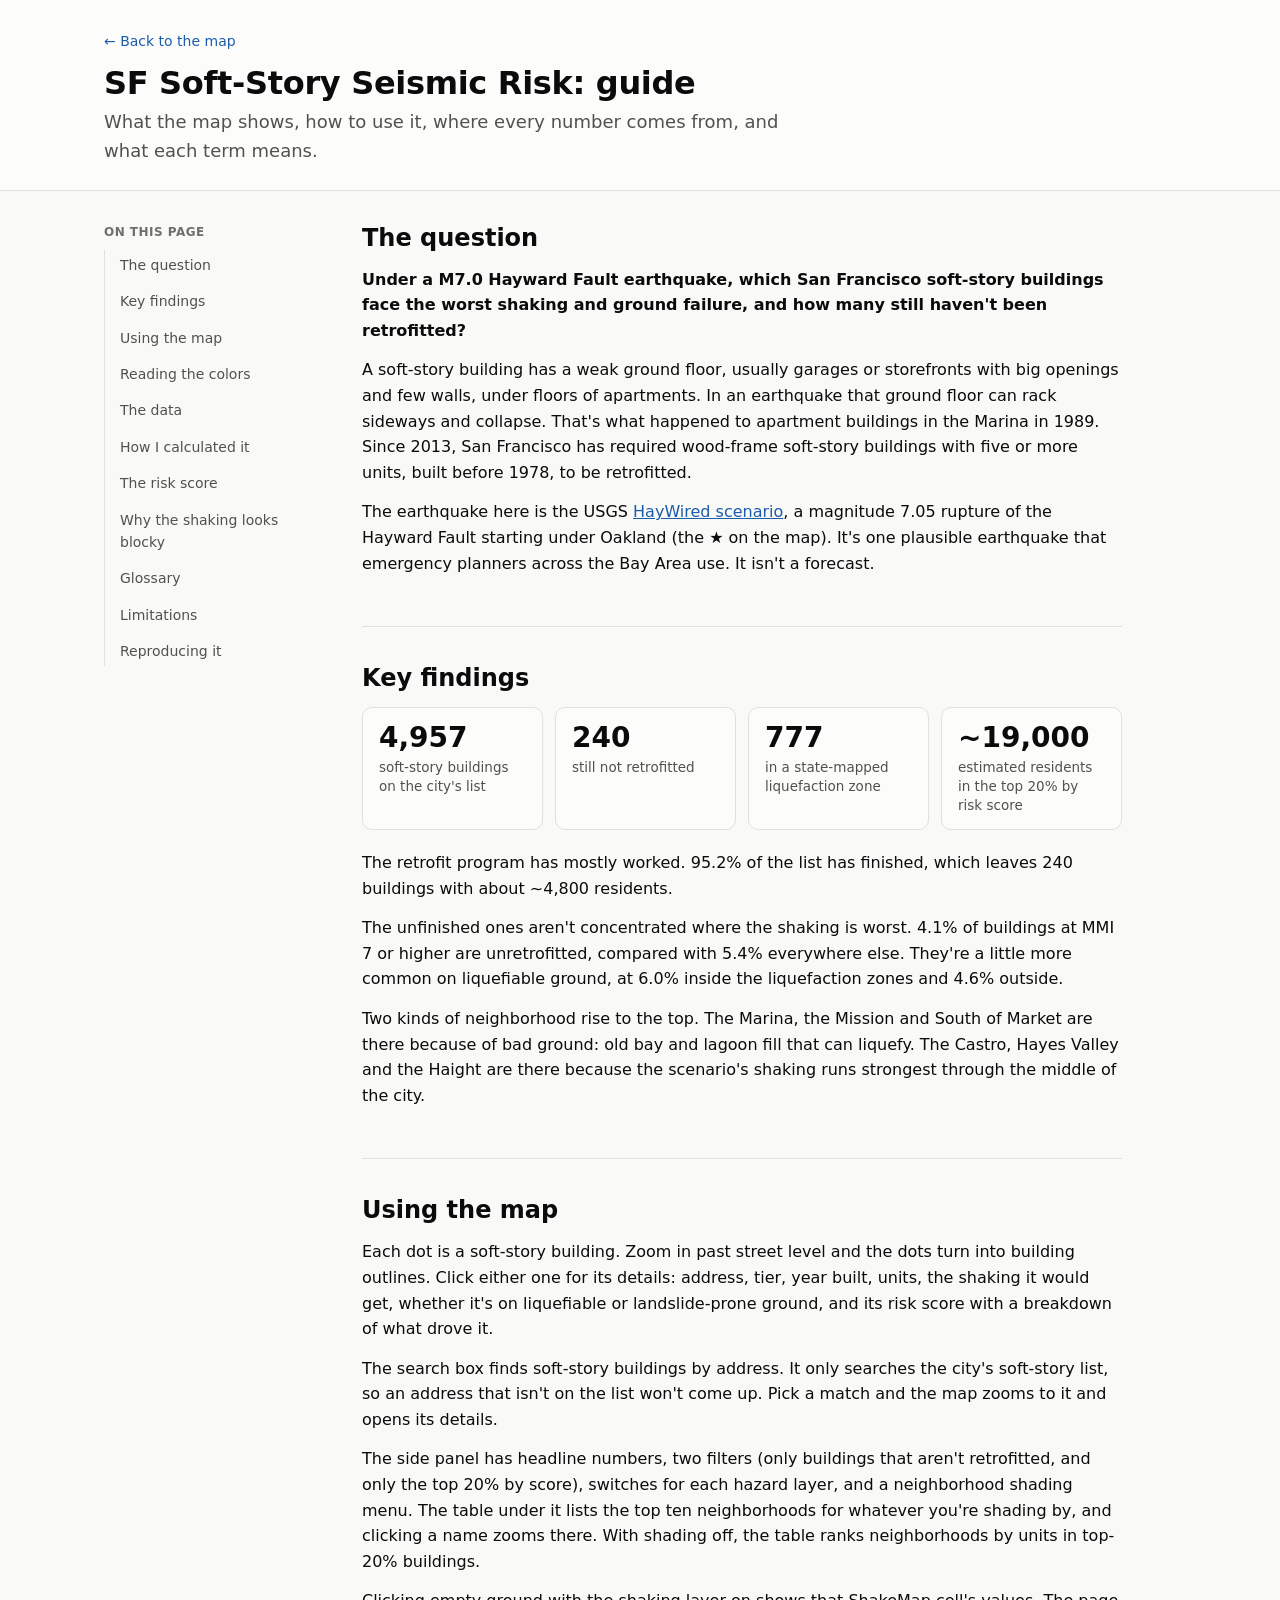
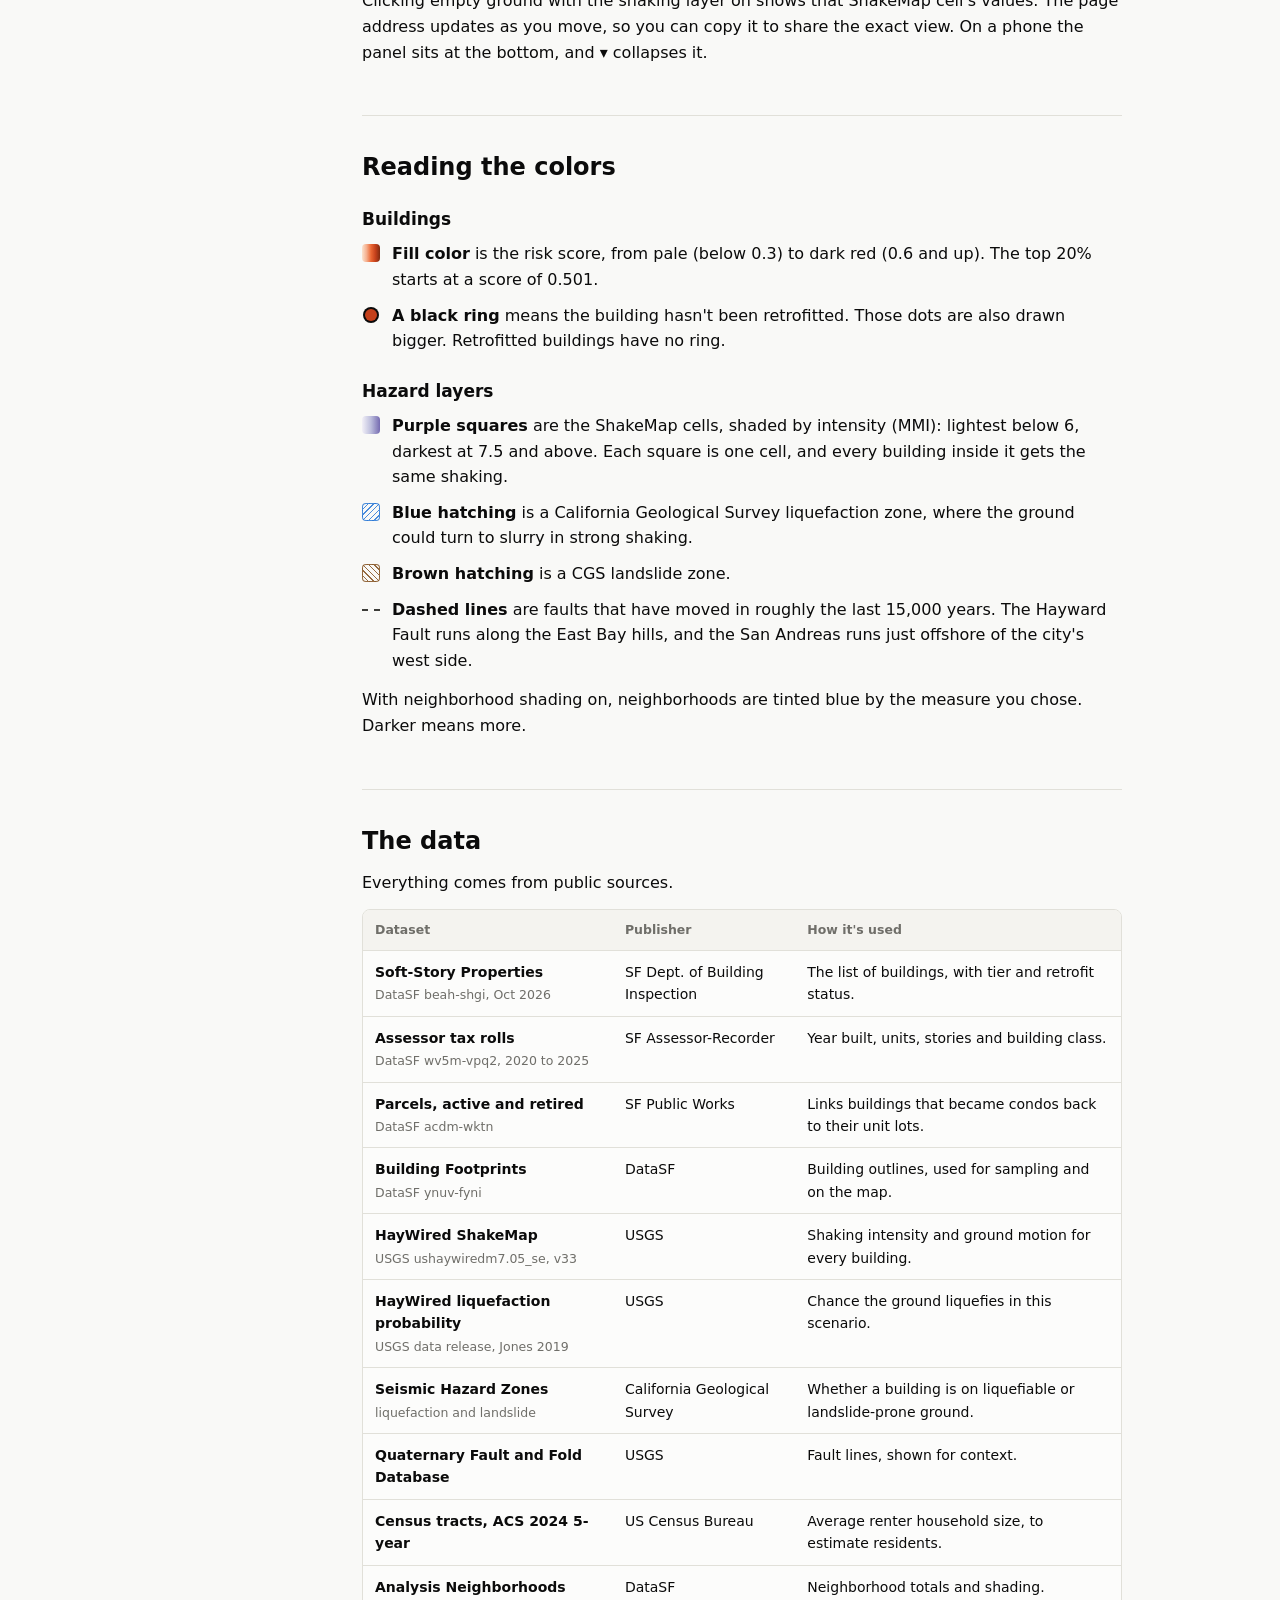
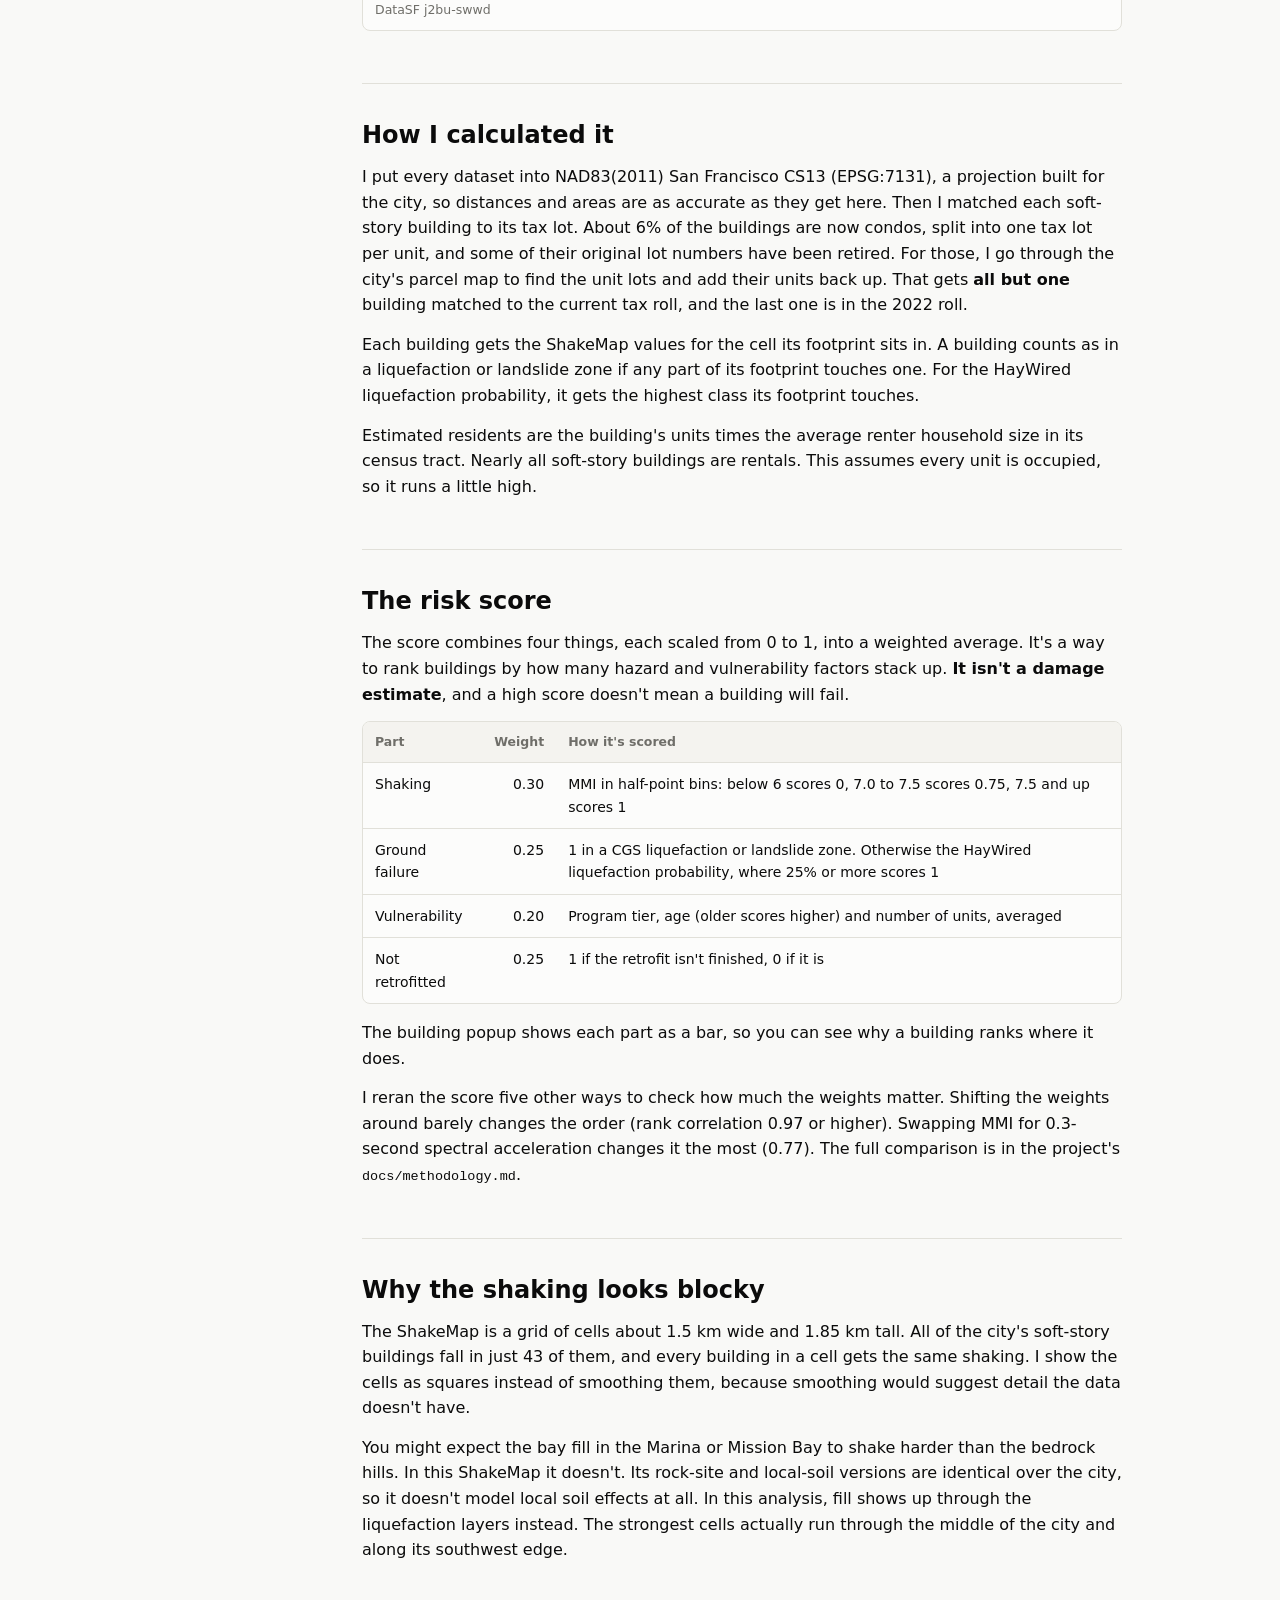
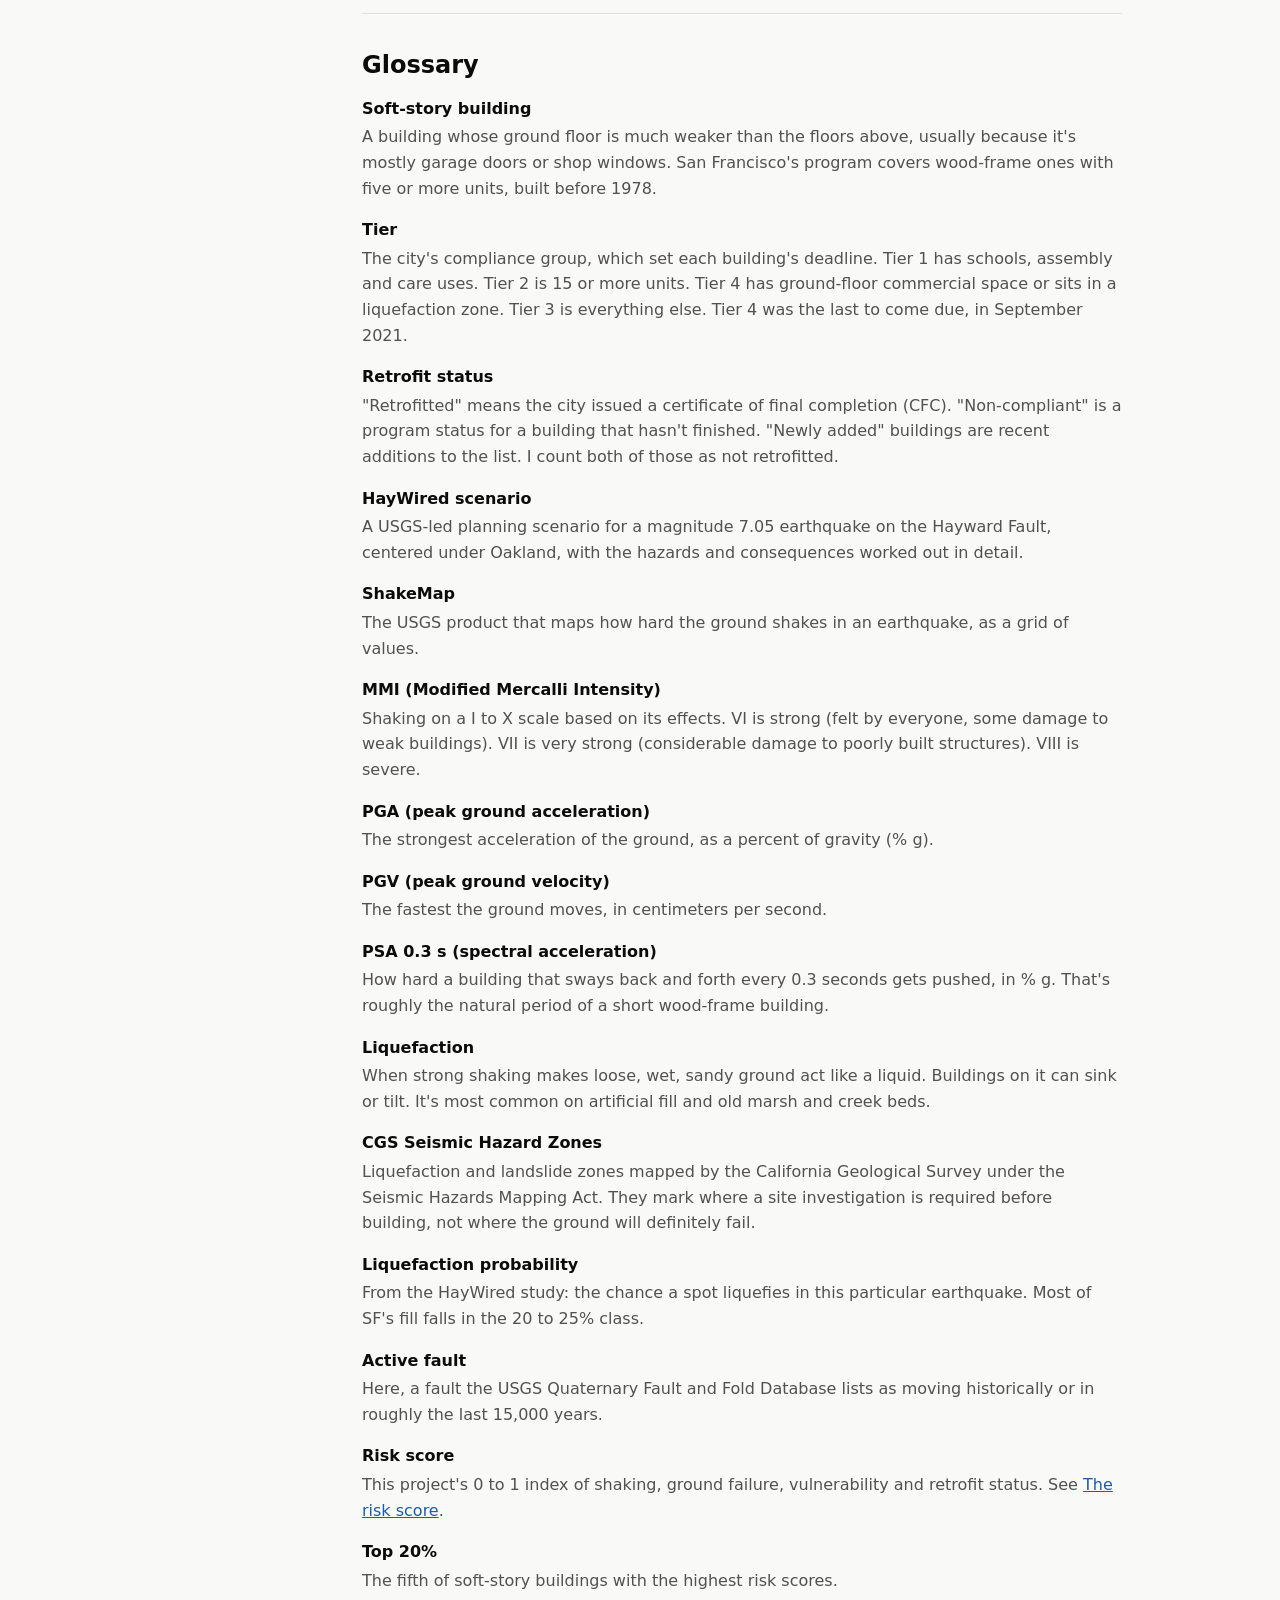
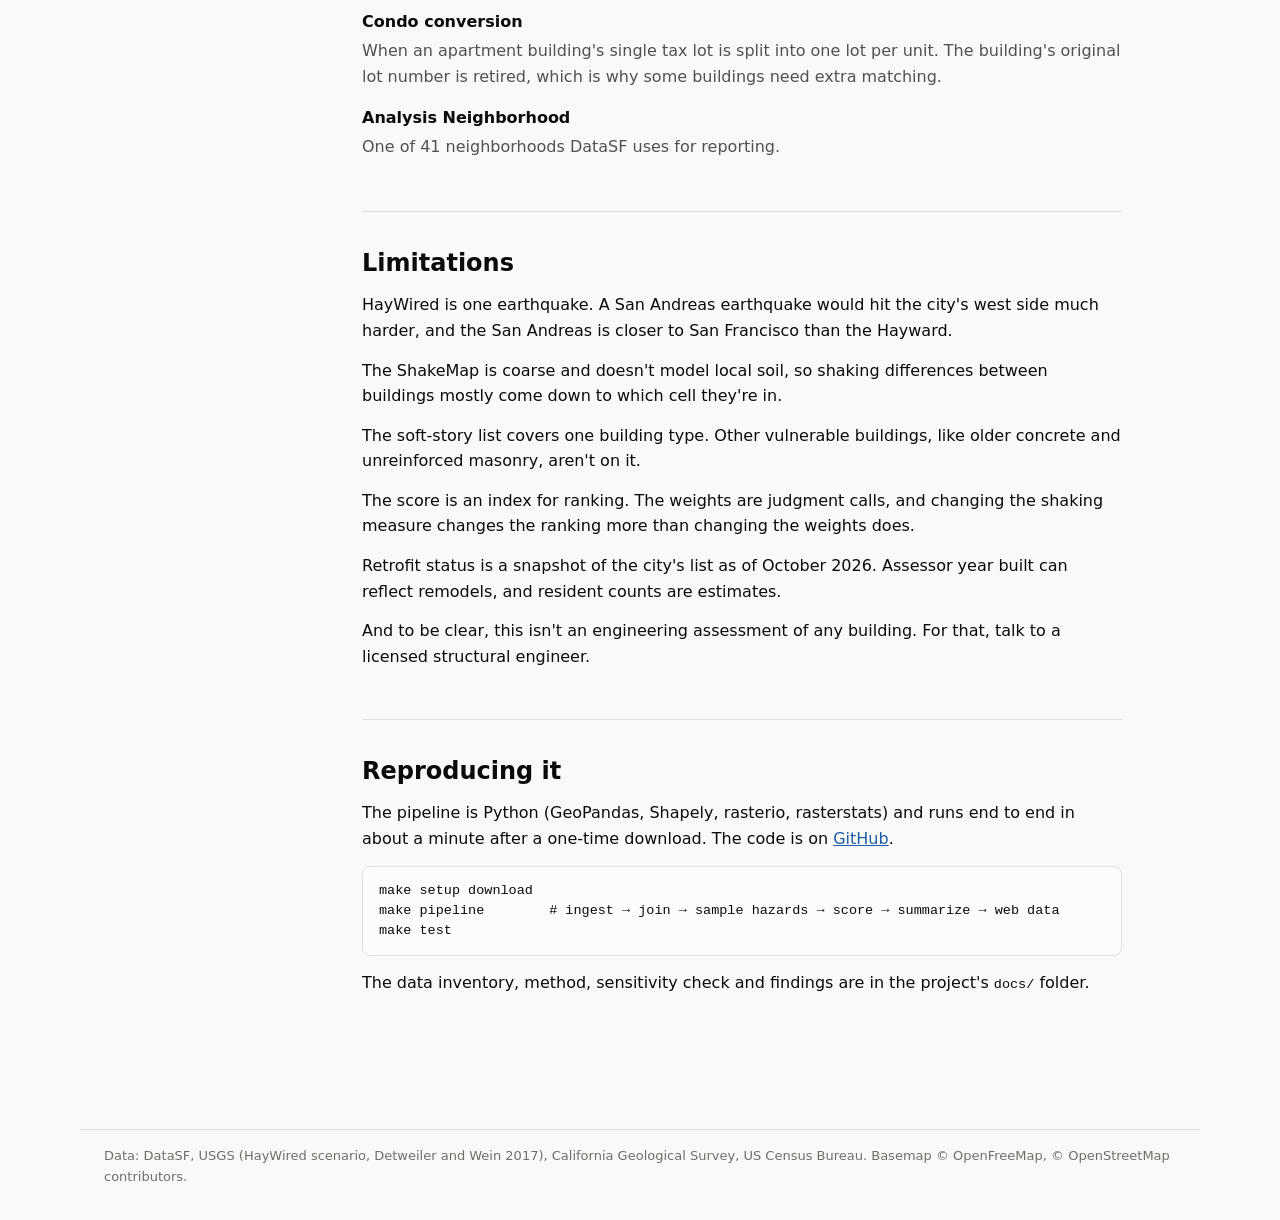
<file: web/guide.html>
<!doctype html>
<html lang="en">
<head>
  <meta charset="utf-8">
  <meta name="viewport" content="width=device-width, initial-scale=1">
  <title>Soft-Story Risk Guide</title>
  <meta name="description" content="How to read the SF soft-story seismic risk map: the data, the method, and what every term means.">
  <link rel="icon" href="data:image/svg+xml,%3Csvg xmlns='http://www.w3.org/2000/svg' viewBox='0 0 16 16'%3E%3Cpath d='M1 9h3l2-6 3 10 2-6 1 2h3' fill='none' stroke='%23c4401b' stroke-width='1.8' stroke-linejoin='round'/%3E%3C/svg%3E">
  <link rel="stylesheet" href="guide.css">
</head>
<body>
  <header class="top">
    <div class="wrap">
      <a class="back" href="index.html">← Back to the map</a>
      <h1>SF Soft-Story Seismic Risk: guide</h1>
      <p class="lede">What the map shows, how to use it, where every number comes from, and what each term means.</p>
    </div>
  </header>

  <div class="wrap layout">
    <nav class="toc" aria-label="On this page">
      <p class="toc-title">On this page</p>
      <ol>
        <li><a href="#question">The question</a></li>
        <li><a href="#findings">Key findings</a></li>
        <li><a href="#using">Using the map</a></li>
        <li><a href="#colors">Reading the colors</a></li>
        <li><a href="#data">The data</a></li>
        <li><a href="#method">How I calculated it</a></li>
        <li><a href="#score">The risk score</a></li>
        <li><a href="#shaking">Why the shaking looks blocky</a></li>
        <li><a href="#glossary">Glossary</a></li>
        <li><a href="#limits">Limitations</a></li>
        <li><a href="#reproduce">Reproducing it</a></li>
      </ol>
    </nav>

    <main>
      <section id="question">
        <h2>The question</h2>
        <p><strong>Under a M7.0 Hayward Fault earthquake, which San Francisco soft-story buildings face the worst shaking
          and ground failure, and how many still haven't been retrofitted?</strong></p>
        <p>A soft-story building has a weak ground floor, usually garages or storefronts with big openings and few
          walls, under floors of apartments. In an earthquake that ground floor can rack sideways and collapse. That's
          what happened to apartment buildings in the Marina in 1989. Since 2013, San Francisco has required wood-frame
          soft-story buildings with five or more units, built before 1978, to be retrofitted.</p>
        <p>The earthquake here is the USGS <a href="https://doi.org/10.3133/sir20175013v1" target="_blank" rel="noopener">HayWired
          scenario</a>, a magnitude 7.05 rupture of the Hayward Fault starting under Oakland (the ★ on the map). It's one
          plausible earthquake that emergency planners across the Bay Area use. It isn't a forecast.</p>
      </section>

      <section id="findings">
        <h2>Key findings</h2>
        <div class="tiles">
          <div class="tile"><span class="v" data-stat="buildings">–</span><span class="l">soft-story buildings on the city's list</span></div>
          <div class="tile"><span class="v" data-stat="unretrofitted">–</span><span class="l">still not retrofitted</span></div>
          <div class="tile"><span class="v" data-stat="in_liquefaction">–</span><span class="l">in a state-mapped liquefaction zone</span></div>
          <div class="tile"><span class="v" data-stat="high_residents" data-fmt="round100">–</span><span class="l">estimated residents in the top 20% by risk score</span></div>
        </div>
        <p>The retrofit program has mostly worked. <span data-stat="pct_retrofitted" data-fmt="pct1">–</span> of the list has
          finished, which leaves <span data-stat="unretrofitted">–</span> buildings with about
          <span data-stat="unretro_residents" data-fmt="round100">–</span> residents.</p>
        <p>The unfinished ones aren't concentrated where the shaking is worst. <span data-stat="pct_unretro_mmi7" data-fmt="pct1">–</span>
          of buildings at MMI 7 or higher are unretrofitted, compared with <span data-stat="pct_unretro_below7" data-fmt="pct1">–</span>
          everywhere else. They're a little more common on liquefiable ground, at <span data-stat="pct_unretro_liq" data-fmt="pct1">–</span>
          inside the liquefaction zones and <span data-stat="pct_unretro_not_liq" data-fmt="pct1">–</span> outside.</p>
        <p>Two kinds of neighborhood rise to the top. The Marina, the Mission and South of Market are there because of bad
          ground: old bay and lagoon fill that can liquefy. The Castro, Hayes Valley and the Haight are there because the
          scenario's shaking runs strongest through the middle of the city.</p>
      </section>

      <section id="using">
        <h2>Using the map</h2>
        <p>Each dot is a soft-story building. Zoom in past street level and the dots turn into building outlines. Click
          either one for its details: address, tier, year built, units, the shaking it would get, whether it's on
          liquefiable or landslide-prone ground, and its risk score with a breakdown of what drove it.</p>
        <p>The search box finds soft-story buildings by address. It only searches the city's soft-story list, so an
          address that isn't on the list won't come up. Pick a match and the map zooms to it and opens its details.</p>
        <p>The side panel has headline numbers, two filters (only buildings that aren't retrofitted, and only the top 20%
          by score), switches for each hazard layer, and a neighborhood shading menu. The table under it lists the top
          ten neighborhoods for whatever you're shading by, and clicking a name zooms there. With shading off, the table
          ranks neighborhoods by units in top-20% buildings.</p>
        <p>Clicking empty ground with the shaking layer on shows that ShakeMap cell's values. The page address updates as
          you move, so you can copy it to share the exact view. On a phone the panel sits at the bottom, and ▾ collapses
          it.</p>
      </section>

      <section id="colors">
        <h2>Reading the colors</h2>
        <h3>Buildings</h3>
        <ul class="keys">
          <li><span class="sw" style="--c:linear-gradient(90deg,#fbe3cf,#f5b08f,#eb6834,#c4401b,#7f2a10)"></span><div><strong>Fill color</strong> is
            the risk score, from pale (below 0.3) to dark red (0.6 and up). The top 20% starts at a score of
            <span data-stat="high_cut" data-fmt="dec3">–</span>.</div></li>
          <li><span class="sw ring"></span><div><strong>A black ring</strong> means the building hasn't been retrofitted.
            Those dots are also drawn bigger. Retrofitted buildings have no ring.</div></li>
        </ul>
        <h3>Hazard layers</h3>
        <ul class="keys">
          <li><span class="sw" style="--c:linear-gradient(90deg,#f2f0f7,#bcbddc,#756bb1)"></span><div><strong>Purple squares</strong>
            are the ShakeMap cells, shaded by intensity (MMI): lightest below 6, darkest at 7.5 and above.
            Each square is one cell, and every building inside it gets the same shaking.</div></li>
          <li><span class="sw hatch liq"></span><div><strong>Blue hatching</strong> is a California Geological Survey
            liquefaction zone, where the ground could turn to slurry in strong shaking.</div></li>
          <li><span class="sw hatch ls"></span><div><strong>Brown hatching</strong> is a CGS landslide zone.</div></li>
          <li><span class="sw line"></span><div><strong>Dashed lines</strong> are faults that have moved in roughly the last
            15,000 years. The Hayward Fault runs along the East Bay hills, and the San Andreas runs just offshore of
            the city's west side.</div></li>
        </ul>
        <p>With neighborhood shading on, neighborhoods are tinted blue by the measure you chose. Darker means more.</p>
      </section>

      <section id="data">
        <h2>The data</h2>
        <p>Everything comes from public sources.</p>
        <div class="table-wrap">
        <table>
          <thead><tr><th scope="col">Dataset</th><th scope="col">Publisher</th><th scope="col">How it's used</th></tr></thead>
          <tbody>
            <tr><td><strong>Soft-Story Properties</strong><br><span class="id">DataSF beah-shgi, Oct 2026</span></td><td>SF Dept. of Building Inspection</td>
              <td>The list of buildings, with tier and retrofit status.</td></tr>
            <tr><td><strong>Assessor tax rolls</strong><br><span class="id">DataSF wv5m-vpq2, 2020 to 2025</span></td><td>SF Assessor-Recorder</td>
              <td>Year built, units, stories and building class.</td></tr>
            <tr><td><strong>Parcels, active and retired</strong><br><span class="id">DataSF acdm-wktn</span></td><td>SF Public Works</td>
              <td>Links buildings that became condos back to their unit lots.</td></tr>
            <tr><td><strong>Building Footprints</strong><br><span class="id">DataSF ynuv-fyni</span></td><td>DataSF</td>
              <td>Building outlines, used for sampling and on the map.</td></tr>
            <tr><td><strong>HayWired ShakeMap</strong><br><span class="id">USGS ushaywiredm7.05_se, v33</span></td><td>USGS</td>
              <td>Shaking intensity and ground motion for every building.</td></tr>
            <tr><td><strong>HayWired liquefaction probability</strong><br><span class="id">USGS data release, Jones 2019</span></td><td>USGS</td>
              <td>Chance the ground liquefies in this scenario.</td></tr>
            <tr><td><strong>Seismic Hazard Zones</strong><br><span class="id">liquefaction and landslide</span></td><td>California Geological Survey</td>
              <td>Whether a building is on liquefiable or landslide-prone ground.</td></tr>
            <tr><td><strong>Quaternary Fault and Fold Database</strong></td><td>USGS</td>
              <td>Fault lines, shown for context.</td></tr>
            <tr><td><strong>Census tracts, ACS 2024 5-year</strong></td><td>US Census Bureau</td>
              <td>Average renter household size, to estimate residents.</td></tr>
            <tr><td><strong>Analysis Neighborhoods</strong><br><span class="id">DataSF j2bu-swwd</span></td><td>DataSF</td>
              <td>Neighborhood totals and shading.</td></tr>
          </tbody>
        </table>
        </div>
      </section>

      <section id="method">
        <h2>How I calculated it</h2>
        <p>I put every dataset into NAD83(2011) San Francisco CS13 (EPSG:7131), a projection built for the city, so
          distances and areas are as accurate as they get here. Then I matched each soft-story building to its tax lot.
          About 6% of the buildings are now condos, split into one tax lot per unit, and some of their original lot
          numbers have been retired. For those, I go through the city's parcel map to find the unit lots and add their
          units back up. That gets <strong>all but one</strong> building matched to the current tax roll, and the last one
          is in the 2022 roll.</p>
        <p>Each building gets the ShakeMap values for the cell its footprint sits in. A building counts as in a
          liquefaction or landslide zone if any part of its footprint touches one. For the HayWired liquefaction
          probability, it gets the highest class its footprint touches.</p>
        <p>Estimated residents are the building's units times the average renter household size in its census tract.
          Nearly all soft-story buildings are rentals. This assumes every unit is occupied, so it runs a little high.</p>
      </section>

      <section id="score">
        <h2>The risk score</h2>
        <p>The score combines four things, each scaled from 0 to 1, into a weighted average. It's a way to rank buildings
          by how many hazard and vulnerability factors stack up. <strong>It isn't a damage estimate</strong>, and a high
          score doesn't mean a building will fail.</p>
        <div class="table-wrap">
        <table>
          <thead><tr><th scope="col">Part</th><th scope="col" class="num">Weight</th><th scope="col">How it's scored</th></tr></thead>
          <tbody>
            <tr><td>Shaking</td><td class="num">0.30</td><td>MMI in half-point bins: below 6 scores 0, 7.0 to 7.5 scores 0.75, 7.5 and up scores 1</td></tr>
            <tr><td>Ground failure</td><td class="num">0.25</td><td>1 in a CGS liquefaction or landslide zone. Otherwise the HayWired liquefaction probability, where 25% or more scores 1</td></tr>
            <tr><td>Vulnerability</td><td class="num">0.20</td><td>Program tier, age (older scores higher) and number of units, averaged</td></tr>
            <tr><td>Not retrofitted</td><td class="num">0.25</td><td>1 if the retrofit isn't finished, 0 if it is</td></tr>
          </tbody>
        </table>
        </div>
        <p>The building popup shows each part as a bar, so you can see why a building ranks where it does.</p>
        <p>I reran the score five other ways to check how much the weights matter. Shifting the weights around barely
          changes the order (rank correlation 0.97 or higher). Swapping MMI for 0.3-second spectral acceleration changes it
          the most (0.77). The full comparison is in the project's <code>docs/methodology.md</code>.</p>
      </section>

      <section id="shaking">
        <h2>Why the shaking looks blocky</h2>
        <p>The ShakeMap is a grid of cells about 1.5 km wide and 1.85 km tall. All of the city's soft-story buildings fall
          in just <span data-stat="cells">–</span> of them, and every building in a cell gets the same shaking. I show the
          cells as squares instead of smoothing them, because smoothing would suggest detail the data doesn't have.</p>
        <p>You might expect the bay fill in the Marina or Mission Bay to shake harder than the bedrock hills. In this
          ShakeMap it doesn't. Its rock-site and local-soil versions are identical over the city, so it doesn't model local
          soil effects at all. In this analysis, fill shows up through the liquefaction layers instead. The strongest
          cells actually run through the middle of the city and along its southwest edge.</p>
      </section>

      <section id="glossary">
        <h2>Glossary</h2>
        <dl class="glossary">
          <dt id="g-softstory">Soft-story building</dt>
          <dd>A building whose ground floor is much weaker than the floors above, usually because it's mostly garage doors
            or shop windows. San Francisco's program covers wood-frame ones with five or more units, built before 1978.</dd>

          <dt id="g-tier">Tier</dt>
          <dd>The city's compliance group, which set each building's deadline. Tier 1 has schools, assembly and care uses.
            Tier 2 is 15 or more units. Tier 4 has ground-floor commercial space or sits in a liquefaction zone. Tier 3 is
            everything else. Tier 4 was the last to come due, in September 2021.</dd>

          <dt id="g-status">Retrofit status</dt>
          <dd>"Retrofitted" means the city issued a certificate of final completion (CFC). "Non-compliant" is a program
            status for a building that hasn't finished. "Newly added" buildings are recent additions to the list. I count
            both of those as not retrofitted.</dd>

          <dt id="g-haywired">HayWired scenario</dt>
          <dd>A USGS-led planning scenario for a magnitude 7.05 earthquake on the Hayward Fault, centered under Oakland,
            with the hazards and consequences worked out in detail.</dd>

          <dt id="g-shakemap">ShakeMap</dt>
          <dd>The USGS product that maps how hard the ground shakes in an earthquake, as a grid of values.</dd>

          <dt id="g-mmi">MMI (Modified Mercalli Intensity)</dt>
          <dd>Shaking on a I to X scale based on its effects. VI is strong (felt by everyone, some damage to weak
            buildings). VII is very strong (considerable damage to poorly built structures). VIII is severe.</dd>

          <dt id="g-pga">PGA (peak ground acceleration)</dt>
          <dd>The strongest acceleration of the ground, as a percent of gravity (% g).</dd>

          <dt id="g-pgv">PGV (peak ground velocity)</dt>
          <dd>The fastest the ground moves, in centimeters per second.</dd>

          <dt id="g-psa">PSA 0.3 s (spectral acceleration)</dt>
          <dd>How hard a building that sways back and forth every 0.3 seconds gets pushed, in % g. That's roughly the
            natural period of a short wood-frame building.</dd>

          <dt id="g-liq">Liquefaction</dt>
          <dd>When strong shaking makes loose, wet, sandy ground act like a liquid. Buildings on it can sink or tilt. It's
            most common on artificial fill and old marsh and creek beds.</dd>

          <dt id="g-cgs">CGS Seismic Hazard Zones</dt>
          <dd>Liquefaction and landslide zones mapped by the California Geological Survey under the Seismic Hazards
            Mapping Act. They mark where a site investigation is required before building, not where the ground will
            definitely fail.</dd>

          <dt id="g-liqprob">Liquefaction probability</dt>
          <dd>From the HayWired study: the chance a spot liquefies in this particular earthquake. Most of SF's fill falls in
            the 20 to 25% class.</dd>

          <dt id="g-fault">Active fault</dt>
          <dd>Here, a fault the USGS Quaternary Fault and Fold Database lists as moving historically or in roughly the last
            15,000 years.</dd>

          <dt id="g-score">Risk score</dt>
          <dd>This project's 0 to 1 index of shaking, ground failure, vulnerability and retrofit status. See
            <a href="#score">The risk score</a>.</dd>

          <dt id="g-top20">Top 20%</dt>
          <dd>The fifth of soft-story buildings with the highest risk scores.</dd>

          <dt id="g-condo">Condo conversion</dt>
          <dd>When an apartment building's single tax lot is split into one lot per unit. The building's original lot
            number is retired, which is why some buildings need extra matching.</dd>

          <dt id="g-nhood">Analysis Neighborhood</dt>
          <dd>One of 41 neighborhoods DataSF uses for reporting.</dd>
        </dl>
      </section>

      <section id="limits">
        <h2>Limitations</h2>
        <p>HayWired is one earthquake. A San Andreas earthquake would hit the city's west side much harder, and the San
          Andreas is closer to San Francisco than the Hayward.</p>
        <p>The ShakeMap is coarse and doesn't model local soil, so shaking differences between buildings mostly come down
          to which cell they're in.</p>
        <p>The soft-story list covers one building type. Other vulnerable buildings, like older concrete and unreinforced
          masonry, aren't on it.</p>
        <p>The score is an index for ranking. The weights are judgment calls, and changing the shaking measure changes the
          ranking more than changing the weights does.</p>
        <p>Retrofit status is a snapshot of the city's list as of October 2026. Assessor year built can reflect remodels,
          and resident counts are estimates.</p>
        <p>And to be clear, this isn't an engineering assessment of any building. For that, talk to a licensed structural
          engineer.</p>
      </section>

      <section id="reproduce">
        <h2>Reproducing it</h2>
        <p>The pipeline is Python (GeoPandas, Shapely, rasterio, rasterstats) and runs end to end in about a minute after a
          one-time download. The code is on <a href="https://github.com/ZRiley36/sf-seismic-risk" target="_blank" rel="noopener">GitHub</a>.</p>
<pre><code>make setup download
make pipeline        # ingest → join → sample hazards → score → summarize → web data
make test</code></pre>
        <p>The data inventory, method, sensitivity check and findings are in the project's <code>docs/</code> folder.</p>
      </section>
    </main>
  </div>

  <footer class="wrap foot">Data: DataSF, USGS (HayWired scenario, Detweiler and Wein 2017), California Geological Survey, US Census Bureau.
    Basemap © OpenFreeMap, © OpenStreetMap contributors.</footer>

  <script>
    // Fill numbers from the same stats.json the map uses, so the guide never drifts from the data.
    const FMT = {
      int: (v) => Math.round(v).toLocaleString(),
      pct1: (v) => `${v.toFixed(1)}%`,
      dec3: (v) => v.toFixed(3),
      round100: (v) => `~${(Math.round(v / 100) * 100).toLocaleString()}`,
    };
    fetch("data/stats.json").then((r) => r.json()).then((s) => {
      document.querySelectorAll("[data-stat]").forEach((el) => {
        const v = s[el.dataset.stat];
        if (typeof v === "number") el.textContent = FMT[el.dataset.fmt || "int"](v);
      });
    }).catch(() => {});
  </script>
</body>
</html>
</file>
<file: web/guide.css>
:root {
  color-scheme: light;
  --surface: #fcfcfb;
  --surface-2: #f4f3ef;
  --page: #f9f9f7;
  --text-primary: #0b0b0b;
  --text-secondary: #52514e;
  --text-muted: #6f6e69;
  --hairline: #e1e0d9;
  --accent: #2a78d6;
  --accent-text: #1c5cab;
}
@media (prefers-color-scheme: dark) {
  :root:not([data-theme="light"]) {
    color-scheme: dark;
    --surface: #1a1a19;
    --surface-2: #242422;
    --page: #0d0d0d;
    --text-primary: #f0efec;
    --text-secondary: #c3c2b7;
    --text-muted: #9a998f;
    --hairline: #2c2c2a;
    --accent: #3987e5;
    --accent-text: #86b6ef;
  }
}
:root[data-theme="dark"] {
  color-scheme: dark;
  --surface: #1a1a19;
  --surface-2: #242422;
  --page: #0d0d0d;
  --text-primary: #f0efec;
  --text-secondary: #c3c2b7;
  --text-muted: #9a998f;
  --hairline: #2c2c2a;
  --accent: #3987e5;
  --accent-text: #86b6ef;
}

* { box-sizing: border-box; }
html { scroll-behavior: smooth; scroll-padding-top: 16px; }
body {
  margin: 0;
  background: var(--page);
  color: var(--text-primary);
  font: 16px/1.6 system-ui, -apple-system, "Segoe UI", sans-serif;
}
a { color: var(--accent-text); }
.wrap { max-width: 1120px; margin: 0 auto; padding: 0 24px; }

.top { background: var(--surface); border-bottom: 1px solid var(--hairline); padding: 28px 0 24px; }
.back { font-size: 14px; text-decoration: none; }
.back:hover { text-decoration: underline; }
h1 { margin: 10px 0 6px; font-size: 32px; line-height: 1.2; letter-spacing: -0.01em; }
.lede { margin: 0; color: var(--text-secondary); font-size: 18px; max-width: 62ch; }

.layout { display: grid; grid-template-columns: 210px minmax(0, 1fr); gap: 48px; padding-top: 32px; padding-bottom: 48px; }
.toc { position: sticky; top: 24px; align-self: start; font-size: 14px; }
.toc-title { margin: 0 0 8px; font-size: 12px; font-weight: 600; text-transform: uppercase; letter-spacing: 0.04em; color: var(--text-muted); }
.toc ol { list-style: none; margin: 0; padding: 0; border-left: 1px solid var(--hairline); }
.toc a { display: block; padding: 4px 0 4px 14px; margin-left: -1px; color: var(--text-secondary); text-decoration: none; border-left: 2px solid transparent; }
.toc a:hover { color: var(--text-primary); border-left-color: var(--accent); }

main { max-width: 760px; }
section { padding-bottom: 36px; margin-bottom: 36px; border-bottom: 1px solid var(--hairline); }
section:last-child { border-bottom: 0; }
h2 { margin: 0 0 14px; font-size: 24px; line-height: 1.25; }
h3 { margin: 24px 0 8px; font-size: 17px; }
p, ul, ol { margin: 0 0 14px; }
li { margin-bottom: 6px; }
.note { font-size: 14px; color: var(--text-secondary); }
code, pre { font-family: ui-monospace, "SF Mono", Menlo, Consolas, monospace; font-size: 13.5px; }
pre { background: var(--surface); border: 1px solid var(--hairline); border-radius: 8px; padding: 14px 16px; overflow-x: auto; line-height: 1.5; }

.tiles { display: grid; grid-template-columns: repeat(auto-fit, minmax(160px, 1fr)); gap: 12px; margin: 4px 0 20px; }
.tile { background: var(--surface); border: 1px solid var(--hairline); border-radius: 10px; padding: 14px 16px; }
.tile .v { display: block; font-size: 28px; font-weight: 600; line-height: 1.15; }
.tile .l { display: block; margin-top: 4px; font-size: 13.5px; color: var(--text-secondary); line-height: 1.4; }

.defs dt { font-weight: 600; margin-top: 12px; }
.defs dd { margin: 2px 0 0; color: var(--text-secondary); }
.defs dd ul { margin: 6px 0 6px; }

.keys { list-style: none; padding: 0; }
.keys li { display: flex; gap: 12px; align-items: flex-start; margin-bottom: 10px; }
.sw { flex: none; width: 18px; height: 18px; margin-top: 3px; border-radius: 4px; background: var(--c); }
.sw.hatch { border: 1px solid #898781; background: repeating-linear-gradient(135deg, transparent 0 3px, #898781 3px 4px); }
.sw.dot { width: 10px; height: 10px; margin: 7px 4px 0; border-radius: 50%; background: #0b0b0b; box-shadow: 0 0 0 2px #fff, 0 0 0 3px var(--hairline); }

.table-wrap { overflow-x: auto; margin: 0 0 16px; border: 1px solid var(--hairline); border-radius: 8px; background: var(--surface); }
table { width: 100%; border-collapse: collapse; font-size: 14px; }
th { text-align: left; font-size: 12.5px; font-weight: 600; color: var(--text-muted); padding: 10px 12px; border-bottom: 1px solid var(--hairline); background: var(--surface-2); }
td { padding: 10px 12px; border-bottom: 1px solid var(--hairline); vertical-align: top; }
tr:last-child td { border-bottom: 0; }
td .id { font-size: 12.5px; color: var(--text-muted); }
.num { text-align: right; font-variant-numeric: tabular-nums; }

.steps li { margin-bottom: 10px; }

figure { margin: 20px 0; }
figure img { display: block; width: 100%; height: auto; border: 1px solid var(--hairline); border-radius: 8px; background: #fcfcfb; }
figcaption { margin-top: 6px; font-size: 13.5px; color: var(--text-muted); }

.glossary dt { font-weight: 600; margin-top: 16px; scroll-margin-top: 16px; }
.glossary dt:target { color: var(--accent-text); }
.glossary dd { margin: 3px 0 0; color: var(--text-secondary); }

.foot { padding-top: 16px; padding-bottom: 32px; font-size: 13px; color: var(--text-muted); border-top: 1px solid var(--hairline); }

@media (max-width: 860px) {
  .layout { grid-template-columns: minmax(0, 1fr); gap: 24px; padding-top: 20px; }
  .toc { position: static; }
  .toc ol { columns: 2; column-gap: 16px; }
}
@media (max-width: 520px) {
  .wrap { padding: 0 16px; }
  h1 { font-size: 26px; }
  .lede { font-size: 16px; }
  .toc ol { columns: 1; }
}


/* swatches for the SF layers (match the map panel) */
.sw.hatch.liq { border-color: rgba(42, 120, 214, 0.85); background: repeating-linear-gradient(135deg, transparent 0 3px, rgba(42, 120, 214, 0.85) 3px 4px); }
.sw.hatch.ls { border-color: rgba(138, 90, 43, 0.9); background: repeating-linear-gradient(45deg, transparent 0 3px, rgba(138, 90, 43, 0.9) 3px 4px); }
.sw.ring { width: 12px; height: 12px; margin: 6px 3px 0; border-radius: 50%; background: #c4401b; box-shadow: 0 0 0 2px #0b0b0b; }
.sw.line { height: 0; margin-top: 12px; border-top: 2px dashed #3d3c39; border-radius: 0; background: none; }
</file>
